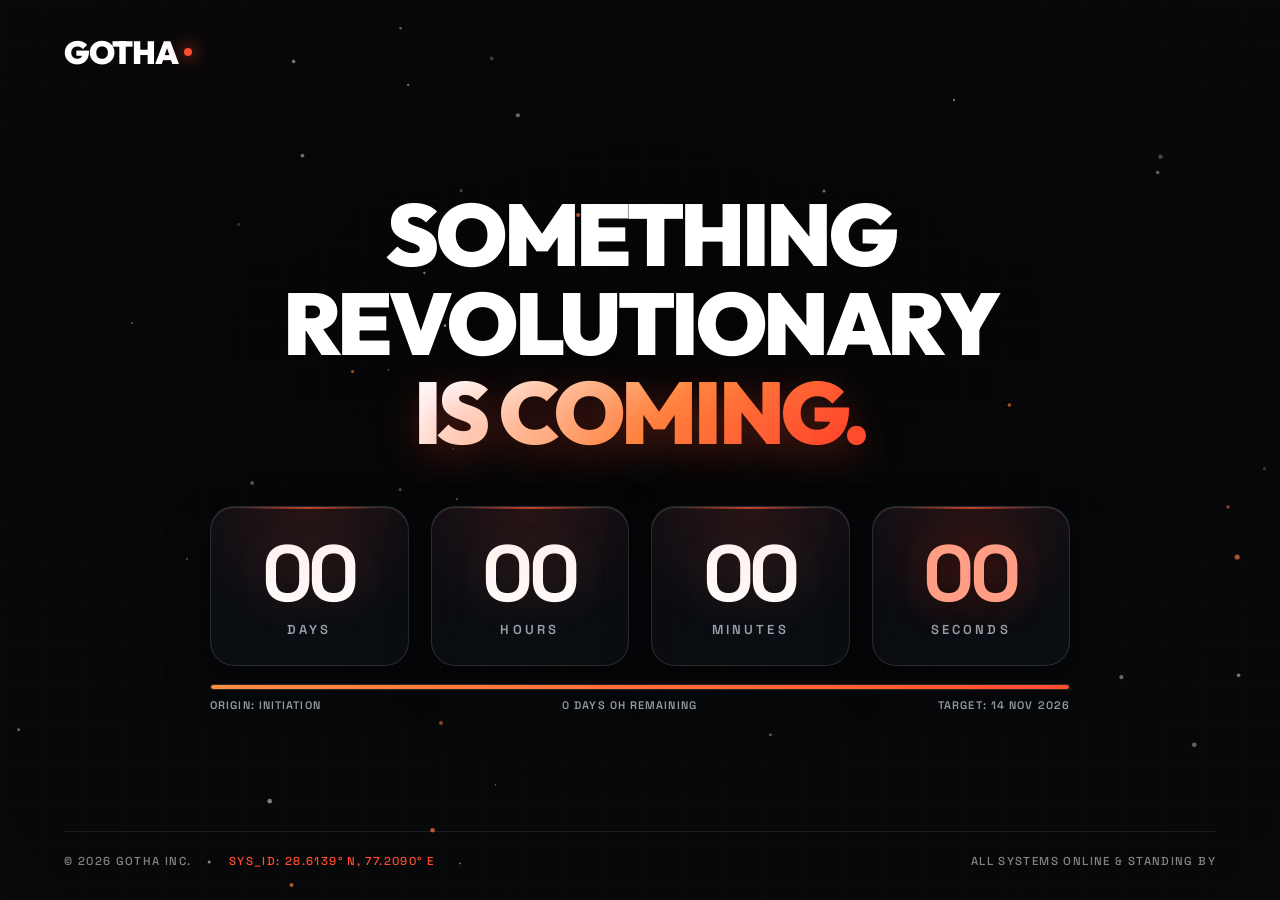
<file: index.html>
<!DOCTYPE html>
<html lang="en">
<head>
  <meta charset="UTF-8">
  <meta name="viewport" content="width=device-width, initial-scale=1, viewport-fit=cover">
  <title>GOTHA — Something Revolutionary is Coming (30-Day Countdown)</title>
  <meta name="description" content="GOTHA is launching soon. 30 days remaining until the reveal of next-generation logistics and supply chain intelligence.">
  <link rel="icon" type="image/svg+xml" href="./favicon.svg">
  <link rel="preload" as="video" type="video/mp4" href="./bg%20video.mp4">
  <link rel="preconnect" href="https://fonts.googleapis.com">
  <link rel="preconnect" href="https://fonts.gstatic.com" crossorigin>
  <link href="https://fonts.googleapis.com/css2?family=Outfit:wght@300;400;500;600;700;800;900&family=Space+Grotesk:wght@400;500;600;700&display=swap" rel="stylesheet">

  <style>
    :root {
      --bg: #07080a;
      --surface: rgba(18, 20, 26, 0.65);
      --surface-border: rgba(255, 255, 255, 0.1);
      --surface-hover: rgba(255, 255, 255, 0.16);
      --accent: #ff4d2e;
      --accent-glow: rgba(255, 77, 46, 0.4);
      --accent-warm: #ff8c42;
      --cream: #fbf9f4;
      --muted: #9ba0aa;
      --text: #f0f2f5;
      --font-main: 'Outfit', -apple-system, BlinkMacSystemFont, 'Segoe UI', Roboto, sans-serif;
      --font-mono: 'Space Grotesk', ui-monospace, SFMono-Regular, monospace;
    }

    * {
      box-sizing: border-box;
      margin: 0;
      padding: 0;
    }

    html, body {
      height: 100%;
      background: var(--bg);
      color: var(--text);
      font-family: var(--font-main);
      overflow-x: hidden;
      -webkit-font-smoothing: antialiased;
      -moz-osx-font-smoothing: grayscale;
    }

    /* Fullscreen Viewport & Background Video */
    .viewport {
      position: fixed;
      inset: 0;
      width: 100%;
      height: 100%;
      overflow: hidden;
      z-index: 0;
    }

    video.bg-video {
      position: absolute;
      inset: 0;
      width: 100%;
      height: 100%;
      object-fit: cover;
      object-position: center;
      background: var(--bg);
      transform: scale(1.03);
      filter: brightness(0.65) contrast(1.1);
      animation: subtlePan 30s ease-in-out infinite alternate;
    }

    @keyframes subtlePan {
      from { transform: scale(1.03); }
      to { transform: scale(1.08); }
    }

    /* Atmospheric cinematic overlays */
    .cinematic-tint {
      position: absolute;
      inset: 0;
      background: radial-gradient(circle at 50% 45%, rgba(7, 8, 10, 0.45) 0%, rgba(7, 8, 10, 0.85) 75%, #07080a 100%),
                  linear-gradient(to bottom, rgba(7, 8, 10, 0.6) 0%, transparent 35%, rgba(7, 8, 10, 0.75) 70%, #07080a 100%);
      pointer-events: none;
      z-index: 1;
    }

    .scanline-grid {
      position: absolute;
      inset: 0;
      background: linear-gradient(rgba(255, 255, 255, 0.015) 1px, transparent 1px),
                  linear-gradient(90deg, rgba(255, 255, 255, 0.015) 1px, transparent 1px);
      background-size: 40px 40px;
      pointer-events: none;
      opacity: 0.6;
      z-index: 2;
    }

    canvas#particle-canvas {
      position: absolute;
      inset: 0;
      width: 100%;
      height: 100%;
      pointer-events: none;
      z-index: 3;
    }

    /* Main Container & Page Layout */
    .page-container {
      position: relative;
      z-index: 10;
      min-height: 100vh;
      display: flex;
      flex-direction: column;
      justify-content: space-between;
      padding: clamp(20px, 3.5vh, 40px) clamp(20px, 5vw, 64px);
      max-width: 1400px;
      margin: 0 auto;
    }

    /* Header Nav */
    header.site-header {
      display: flex;
      align-items: center;
      justify-content: space-between;
      gap: 20px;
      width: 100%;
      animation: fadeInDown 0.9s cubic-bezier(0.16, 1, 0.3, 1) both;
    }

    .brand {
      display: flex;
      align-items: center;
      gap: 4px;
      font-size: clamp(24px, 2.5vw, 32px);
      font-weight: 900;
      letter-spacing: -0.04em;
      color: #fff;
      text-decoration: none;
    }

    .brand-dot {
      display: inline-block;
      width: 8px;
      height: 8px;
      background: var(--accent);
      border-radius: 50%;
      box-shadow: 0 0 16px var(--accent), 0 0 30px var(--accent);
      animation: pulseDot 2s ease-in-out infinite;
      margin-left: 2px;
    }

    @keyframes pulseDot {
      0%, 100% { transform: scale(1); opacity: 0.9; }
      50% { transform: scale(1.4); opacity: 1; filter: brightness(1.3); }
    }

    /* Main Content Stage */
    main.hero-stage {
      display: flex;
      flex-direction: column;
      align-items: center;
      justify-content: center;
      text-align: center;
      max-width: 960px;
      margin: auto;
      width: 100%;
      padding-block: clamp(24px, 4vh, 48px);
    }

    /* Headline */
    h1.hero-title {
      font-size: clamp(42px, 6.8vw, 88px);
      font-weight: 900;
      line-height: 1.02;
      letter-spacing: -0.04em;
      color: #fff;
      text-transform: uppercase;
      margin-bottom: clamp(36px, 5.5vh, 64px);
      animation: fadeInUp 0.9s cubic-bezier(0.16, 1, 0.3, 1) 0.15s both;
    }

    .hero-title .gradient-text {
      display: inline-block;
      background: linear-gradient(135deg, #ffffff 10%, #ff8c42 55%, #ff4d2e 90%);
      -webkit-background-clip: text;
      -webkit-text-fill-color: transparent;
      text-shadow: 0 10px 40px rgba(255, 77, 46, 0.3);
    }

    /* Countdown Grid */
    .countdown-wrapper {
      width: 100%;
      max-width: 860px;
      margin-bottom: 0;
      animation: fadeInUp 0.9s cubic-bezier(0.16, 1, 0.3, 1) 0.3s both;
    }

    .countdown-grid {
      display: grid;
      grid-template-columns: repeat(4, 1fr);
      gap: clamp(10px, 2vw, 22px);
      width: 100%;
    }

    .countdown-card {
      position: relative;
      background: rgba(14, 17, 24, 0.68);
      border: 1px solid rgba(255, 255, 255, 0.12);
      border-radius: clamp(16px, 2.2vw, 24px);
      padding: clamp(20px, 3vh, 36px) clamp(10px, 1.5vw, 20px);
      backdrop-filter: blur(24px);
      -webkit-backdrop-filter: blur(24px);
      display: flex;
      flex-direction: column;
      align-items: center;
      justify-content: center;
      box-shadow: 0 16px 40px rgba(0, 0, 0, 0.5), inset 0 1px 1px rgba(255, 255, 255, 0.15);
      transition: transform 0.3s cubic-bezier(0.16, 1, 0.3, 1), border-color 0.3s ease, box-shadow 0.3s ease;
      overflow: hidden;
    }

    .countdown-card::before {
      content: '';
      position: absolute;
      inset: 0;
      background: radial-gradient(circle at 50% 0%, rgba(255, 77, 46, 0.12) 0%, transparent 70%);
      pointer-events: none;
    }

    .countdown-card:hover {
      transform: translateY(-4px) scale(1.02);
      border-color: rgba(255, 77, 46, 0.45);
      box-shadow: 0 20px 50px rgba(0, 0, 0, 0.6), 0 0 30px rgba(255, 77, 46, 0.2);
    }

    .countdown-card .card-glow-line {
      position: absolute;
      top: 0;
      left: 15%;
      right: 15%;
      height: 2px;
      background: linear-gradient(90deg, transparent, var(--accent), transparent);
      opacity: 0.7;
    }

    .countdown-number {
      font-family: var(--font-mono);
      font-size: clamp(40px, 6.2vw, 82px);
      font-weight: 700;
      line-height: 1;
      letter-spacing: -0.03em;
      color: #ffffff;
      text-shadow: 0 4px 24px rgba(0, 0, 0, 0.8), 0 0 40px rgba(255, 255, 255, 0.15);
      margin-bottom: 8px;
      font-variant-numeric: tabular-nums;
      display: inline-block;
      transition: transform 0.18s ease-out;
    }

    .countdown-card.card-seconds .countdown-number {
      color: #ff9d85;
      text-shadow: 0 4px 24px rgba(0, 0, 0, 0.8), 0 0 35px var(--accent-glow);
    }

    .countdown-label {
      font-family: var(--font-mono);
      font-size: clamp(10px, 1.1vw, 13px);
      font-weight: 600;
      letter-spacing: 0.24em;
      text-transform: uppercase;
      color: var(--muted);
    }

    /* Progress bar */
    .timeline-bar {
      margin-top: 18px;
      width: 100%;
      background: rgba(255, 255, 255, 0.06);
      border-radius: 100px;
      height: 6px;
      overflow: hidden;
      position: relative;
      border: 1px solid rgba(255, 255, 255, 0.08);
    }

    .timeline-progress {
      height: 100%;
      width: 72%;
      background: linear-gradient(90deg, var(--accent-warm), var(--accent));
      border-radius: 100px;
      box-shadow: 0 0 14px var(--accent);
      position: relative;
      animation: progressPulse 3s ease-in-out infinite alternate;
    }

    @keyframes progressPulse {
      from { filter: brightness(1); }
      to { filter: brightness(1.3); }
    }

    .timeline-meta {
      display: flex;
      justify-content: space-between;
      align-items: center;
      margin-top: 8px;
      font-family: var(--font-mono);
      font-size: 11px;
      font-weight: 600;
      letter-spacing: 0.1em;
      color: var(--muted);
      text-transform: uppercase;
    }

    /* Footer */
    footer.site-footer {
      display: flex;
      align-items: center;
      justify-content: space-between;
      gap: 16px;
      width: 100%;
      padding-top: clamp(16px, 2.5vh, 28px);
      border-top: 1px solid rgba(255, 255, 255, 0.08);
      font-family: var(--font-mono);
      font-size: 11.5px;
      font-weight: 500;
      letter-spacing: 0.12em;
      color: rgba(255, 255, 255, 0.5);
      text-transform: uppercase;
      animation: fadeInUp 0.9s cubic-bezier(0.16, 1, 0.3, 1) 0.65s both;
    }

    .footer-left {
      display: flex;
      align-items: center;
      gap: 16px;
    }

    .footer-coord {
      color: var(--accent);
    }

    /* Keyframes */
    @keyframes fadeInUp {
      from {
        opacity: 0;
        transform: translateY(24px);
      }
      to {
        opacity: 1;
        transform: translateY(0);
      }
    }

    @keyframes fadeInDown {
      from {
        opacity: 0;
        transform: translateY(-20px);
      }
      to {
        opacity: 1;
        transform: translateY(0);
      }
    }

    @keyframes fadeIn {
      from { opacity: 0; transform: scale(0.96); }
      to { opacity: 1; transform: scale(1); }
    }

    /* Responsive Queries */
    @media (max-width: 768px) {
      .page-container {
        padding: 20px 18px;
      }

      .countdown-grid {
        gap: 10px;
      }

      .countdown-card {
        padding: 20px 8px;
        border-radius: 14px;
      }

      .countdown-number {
        font-size: 38px;
      }

      .countdown-label {
        font-size: 9.5px;
        letter-spacing: 0.16em;
      }

      footer.site-footer {
        flex-direction: column;
        text-align: center;
        gap: 8px;
      }
    }

    @media (max-width: 480px) {
      .countdown-number {
        font-size: 32px;
      }
    }
  </style>
</head>
<body>
  <!-- Cinematic Fullscreen Video Background -->
  <div class="viewport" aria-hidden="true">
    <video class="bg-video" autoplay muted loop playsinline disablepictureinpicture aria-label="GOTHA Background Video" src="./bg%20video.mp4">
      <source src="./bg%20video.mp4" type="video/mp4">
      <source src="./bg video.mp4" type="video/mp4">
    </video>
    <div class="cinematic-tint"></div>
    <div class="scanline-grid"></div>
    <canvas id="particle-canvas"></canvas>
  </div>

  <!-- Page Interface -->
  <div class="page-container">
    <!-- Header -->
    <header class="site-header">
      <a href="#" class="brand" aria-label="GOTHA Home">
        GOTHA<span class="brand-dot"></span>
      </a>
    </header>

    <!-- Main Stage -->
    <main class="hero-stage">
      <h1 class="hero-title">
        SOMETHING REVOLUTIONARY<br>
        <span class="gradient-text">IS COMING.</span>
      </h1>

      <!-- 30-Day Countdown Cards -->
      <div class="countdown-wrapper" role="timer" aria-label="30 days countdown until launch">
        <div class="countdown-grid">
          <div class="countdown-card">
            <div class="card-glow-line"></div>
            <span class="countdown-number" id="days">30</span>
            <span class="countdown-label">DAYS</span>
          </div>
          <div class="countdown-card">
            <div class="card-glow-line"></div>
            <span class="countdown-number" id="hours">00</span>
            <span class="countdown-label">HOURS</span>
          </div>
          <div class="countdown-card">
            <div class="card-glow-line"></div>
            <span class="countdown-number" id="minutes">00</span>
            <span class="countdown-label">MINUTES</span>
          </div>
          <div class="countdown-card card-seconds">
            <div class="card-glow-line"></div>
            <span class="countdown-number" id="seconds">00</span>
            <span class="countdown-label">SECONDS</span>
          </div>
        </div>

        <!-- Timeline Progress Indicator -->
        <div class="timeline-bar">
          <div class="timeline-progress" id="progress-bar"></div>
        </div>
        <div class="timeline-meta">
          <span>ORIGIN: INITIATION</span>
          <span id="meta-remaining">30 DAYS REMAINING</span>
          <span>TARGET: 14 NOV 2026</span>
        </div>
      </div>
    </main>

    <!-- Footer -->
    <footer class="site-footer">
      <div class="footer-left">
        <span>© 2026 GOTHA INC.</span>
        <span>•</span>
        <span class="footer-coord">SYS_ID: 28.6139° N, 77.2090° E</span>
      </div>
      <div>
        <span>ALL SYSTEMS ONLINE & STANDING BY</span>
      </div>
    </footer>
  </div>

  <script>
    // 30-Day Countdown logic targeting 14 November 2026, 3:00 PM IST
    const launchTarget = new Date('2026-11-14T15:00:00+05:30');
    const startAnchor = new Date('2026-10-14T15:00:00+05:30'); // 31 days total window

    const daysEl = document.getElementById('days');
    const hoursEl = document.getElementById('hours');
    const minutesEl = document.getElementById('minutes');
    const secondsEl = document.getElementById('seconds');
    const progressBar = document.getElementById('progress-bar');
    const metaRemaining = document.getElementById('meta-remaining');

    function updateCountdown() {
      const now = new Date();
      const diff = Math.max(0, launchTarget.getTime() - now.getTime());
      const totalSeconds = Math.floor(diff / 1000);

      const days = Math.floor(totalSeconds / 86400);
      const hours = Math.floor((totalSeconds % 86400) / 3600);
      const minutes = Math.floor((totalSeconds % 3600) / 60);
      const seconds = totalSeconds % 60;

      daysEl.textContent = String(days).padStart(2, '0');
      hoursEl.textContent = String(hours).padStart(2, '0');
      minutesEl.textContent = String(minutes).padStart(2, '0');
      secondsEl.textContent = String(seconds).padStart(2, '0');

      // Micro-animation on second change
      secondsEl.style.transform = 'scale(1.08)';
      setTimeout(() => { secondsEl.style.transform = 'scale(1)'; }, 150);

      // Calculate progress percentage
      const totalSpan = launchTarget.getTime() - startAnchor.getTime();
      const elapsed = Math.max(0, now.getTime() - startAnchor.getTime());
      const percent = Math.min(100, Math.max(5, (elapsed / totalSpan) * 100));
      if (progressBar) progressBar.style.width = percent.toFixed(1) + '%';
      if (metaRemaining) metaRemaining.textContent = `${days} DAYS ${hours}H REMAINING`;
    }

    setInterval(updateCountdown, 1000);
    updateCountdown();

    // Floating Dust & Ember Canvas Animation
    const canvas = document.getElementById('particle-canvas');
    if (canvas) {
      const ctx = canvas.getContext('2d');
      let width, height;
      const particles = [];
      const particleCount = 45;

      function resize() {
        width = canvas.width = window.innerWidth;
        height = canvas.height = window.innerHeight;
      }

      window.addEventListener('resize', resize);
      resize();

      class Particle {
        constructor() {
          this.reset(true);
        }
        reset(initial = false) {
          this.x = Math.random() * width;
          this.y = initial ? Math.random() * height : height + 10;
          this.size = Math.random() * 2 + 0.6;
          this.speedY = Math.random() * 0.45 + 0.15;
          this.speedX = (Math.random() - 0.5) * 0.35;
          this.opacity = Math.random() * 0.5 + 0.2;
          this.isWarm = Math.random() > 0.65;
        }
        update() {
          this.y -= this.speedY;
          this.x += this.speedX;
          if (this.y < -10) this.reset();
        }
        draw() {
          ctx.beginPath();
          ctx.arc(this.x, this.y, this.size, 0, Math.PI * 2);
          ctx.fillStyle = this.isWarm 
            ? `rgba(255, 120, 60, ${this.opacity})` 
            : `rgba(255, 255, 255, ${this.opacity * 0.7})`;
          ctx.fill();
        }
      }

      for (let i = 0; i < particleCount; i++) {
        particles.push(new Particle());
      }

      function animate() {
        ctx.clearRect(0, 0, width, height);
        particles.forEach(p => {
          p.update();
          p.draw();
        });
        requestAnimationFrame(animate);
      }
      animate();
    }
  </script>
</body>
</html>
</file>
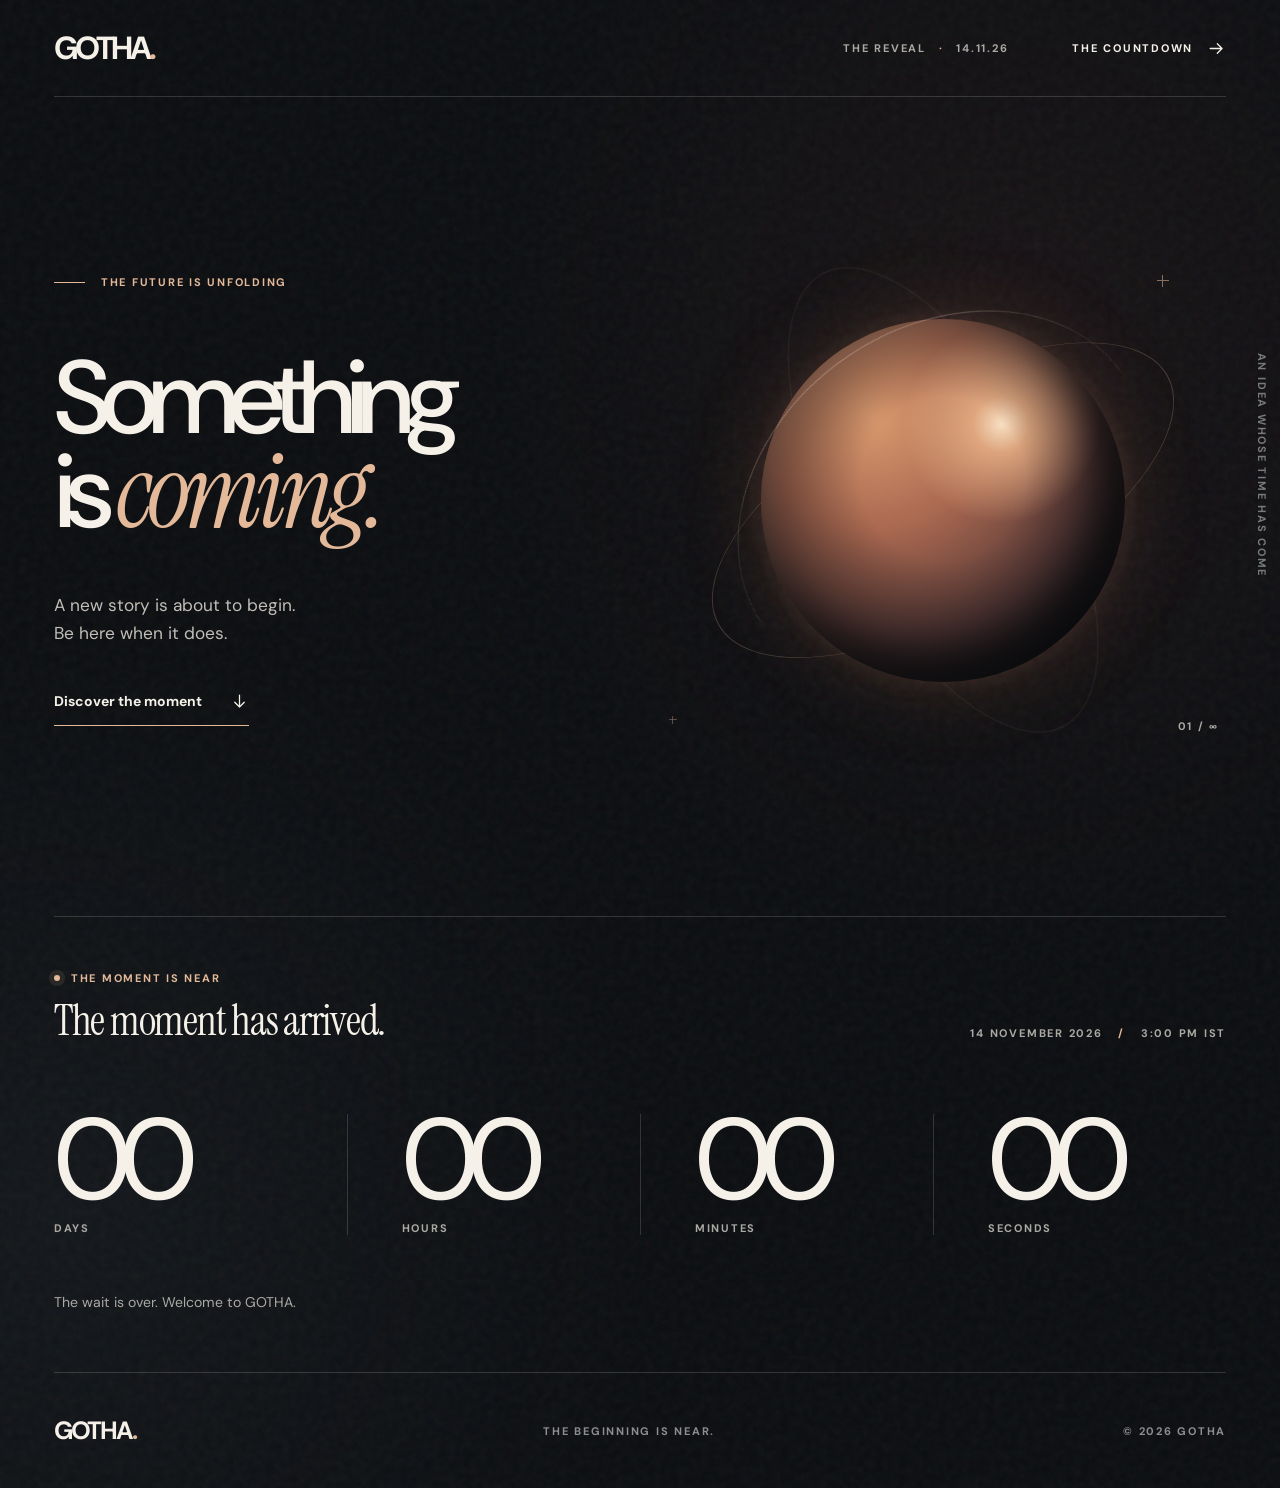
<file: index.countdown-backup.html>
<!doctype html>
<html lang="en">
  <head>
    <meta charset="UTF-8" />
    <meta name="viewport" content="width=device-width, initial-scale=1" />
    <meta name="theme-color" content="#0b0d10" />
    <meta name="description" content="Something is coming. The GOTHA reveal begins November 14, 2026 at 3:00 PM IST." />
    <meta property="og:type" content="website" />
    <meta property="og:title" content="GOTHA — Something is coming" />
    <meta property="og:description" content="The wait is almost over. Join us for the reveal on November 14, 2026." />
    <link rel="icon" type="image/svg+xml" href="./favicon.svg" />
    <link rel="preconnect" href="https://fonts.googleapis.com" />
    <link rel="preconnect" href="https://fonts.gstatic.com" crossorigin />
    <link href="https://fonts.googleapis.com/css2?family=DM+Sans:wght@400;500;600;700&family=Instrument+Serif:ital@0;1&display=swap" rel="stylesheet" />
    <link rel="stylesheet" href="./styles.css" />
    <script type="module" src="./main.js"></script>
    <title>GOTHA — Something is coming</title>
  </head>
  <body>
    <div class="page-shell">
      <header class="site-header wrap">
        <a class="wordmark" href="#top" aria-label="GOTHA, back to top">GOTHA<span class="wordmark-dot">.</span></a>
        <div class="header-right">
          <span class="header-date">THE REVEAL <span aria-hidden="true">·</span> 14.11.26</span>
          <a class="header-link" href="#countdown" aria-label="Go to launch countdown">
            <span>THE COUNTDOWN</span>
            <svg viewBox="0 0 24 24" aria-hidden="true"><path d="M4 12h15m-6-6 6 6-6 6" /></svg>
          </a>
        </div>
      </header>

      <main id="top">
        <section class="hero wrap" aria-labelledby="hero-title">
          <div class="hero-copy">
            <p class="eyebrow"><span class="eyebrow-line" aria-hidden="true"></span> THE FUTURE IS UNFOLDING</p>
            <h1 id="hero-title">Something<br />is <em>coming.</em></h1>
            <p class="hero-intro">A new story is about to begin.<br />Be here when it does.</p>
            <a class="text-link" href="#countdown">
              <span>Discover the moment</span>
              <svg viewBox="0 0 24 24" aria-hidden="true"><path d="M12 4v15m-6-6 6 6 6-6" /></svg>
            </a>
          </div>

          <div class="hero-art" aria-hidden="true">
            <div class="art-glow"></div>
            <div class="art-ring art-ring-one"></div>
            <div class="art-ring art-ring-two"></div>
            <div class="art-core"></div>
            <div class="art-shine"></div>
            <div class="art-cross art-cross-top"></div>
            <div class="art-cross art-cross-bottom"></div>
            <span class="art-index">01 / ∞</span>
          </div>

          <span class="hero-side-note" aria-hidden="true">AN IDEA WHOSE TIME HAS COME</span>
        </section>

        <section class="countdown-section wrap" id="countdown" aria-labelledby="countdown-title">
          <div class="countdown-heading">
            <div>
              <p class="section-kicker"><span class="pulse" aria-hidden="true"></span> THE MOMENT IS NEAR</p>
              <h2 id="countdown-title">Until everything changes.</h2>
            </div>
            <p class="countdown-date">14 NOVEMBER 2026 <span aria-hidden="true">/</span> 3:00 PM IST</p>
          </div>

          <div class="countdown-grid" role="timer" aria-label="Time until GOTHA launches">
            <div class="countdown-unit"><span class="countdown-number" id="days">31</span><span class="countdown-label">DAYS</span></div>
            <div class="countdown-unit"><span class="countdown-number" id="hours">00</span><span class="countdown-label">HOURS</span></div>
            <div class="countdown-unit"><span class="countdown-number" id="minutes">00</span><span class="countdown-label">MINUTES</span></div>
            <div class="countdown-unit"><span class="countdown-number" id="seconds">00</span><span class="countdown-label">SECONDS</span></div>
          </div>

          <div class="countdown-bottom">
            <p class="countdown-note" id="launch-message">Good things take time. This one is worth the wait.</p>
            <button class="calendar-button" id="calendar-button" type="button">
              <span>Save the date</span>
              <svg viewBox="0 0 24 24" aria-hidden="true"><path d="M12 3v12m-5-5 5 5 5-5M4 17v3h16v-3" /></svg>
            </button>
          </div>
        </section>
      </main>

      <footer class="site-footer wrap">
        <span class="footer-wordmark">GOTHA<span>.</span></span>
        <span>THE BEGINNING IS NEAR.</span>
        <span>© 2026 GOTHA</span>
      </footer>
    </div>
  </body>
</html>
</file>
<file: styles.css>
:root {
  color-scheme: dark;
  --bg: #0b0d10;
  --ink: #f5f1e9;
  --muted: #aaa9a4;
  --line: rgba(245, 241, 233, .16);
  --accent: #e3b999;
  --accent-strong: #f5d5b7;
  --font-sans: 'DM Sans', Arial, sans-serif;
  --font-serif: 'Instrument Serif', Georgia, serif;
}

* { box-sizing: border-box; }

html { scroll-behavior: smooth; }

body {
  margin: 0;
  min-width: 320px;
  background: var(--bg);
  color: var(--ink);
  font-family: var(--font-sans);
  -webkit-font-smoothing: antialiased;
}

button, a { -webkit-tap-highlight-color: transparent; }

a { color: inherit; }

button { font: inherit; }

button:focus-visible, a:focus-visible {
  outline: 2px solid var(--accent-strong);
  outline-offset: 5px;
}

[hidden] { display: none !important; }

.page-shell {
  position: relative;
  min-height: 100svh;
  overflow: hidden;
  isolation: isolate;
  background:
    radial-gradient(ellipse at 79% 24%, rgba(65, 39, 39, .25) 0, transparent 36%),
    radial-gradient(ellipse at 4% 82%, rgba(36, 43, 49, .32) 0, transparent 34%),
    var(--bg);
}

.page-shell::before {
  content: '';
  position: absolute;
  inset: 0;
  z-index: -1;
  pointer-events: none;
  opacity: .11;
  background-image: url("data:image/svg+xml,%3Csvg viewBox='0 0 180 180' xmlns='http://www.w3.org/2000/svg'%3E%3Cfilter id='n'%3E%3CfeTurbulence type='fractalNoise' baseFrequency='.9' numOctaves='3' stitchTiles='stitch'/%3E%3C/filter%3E%3Crect width='100%25' height='100%25' filter='url(%23n)' opacity='.45'/%3E%3C/svg%3E");
}

.wrap {
  width: min(100% - clamp(40px, 8.4vw, 200px), 2240px);
  margin-inline: auto;
}

.site-header {
  min-height: clamp(88px, 7.6vw, 138px);
  display: flex;
  align-items: center;
  justify-content: space-between;
  gap: 24px;
  border-bottom: 1px solid var(--line);
}

.wordmark, .footer-wordmark {
  font-size: clamp(28px, 2.5vw, 42px);
  font-weight: 700;
  letter-spacing: -.095em;
  line-height: 1;
  text-decoration: none;
}

.wordmark-dot, .footer-wordmark span { color: var(--accent); }

.header-right { display: flex; align-items: center; gap: clamp(30px, 5vw, 90px); }

.header-date, .header-link, .section-kicker, .eyebrow, .countdown-date, .countdown-label,
.site-footer, .hero-side-note, .art-index {
  font-size: 11px;
  font-weight: 700;
  letter-spacing: .16em;
}

.header-date { color: var(--muted); white-space: nowrap; }
.header-date span { margin-inline: 8px; color: var(--accent); }

.header-link {
  display: inline-flex;
  align-items: center;
  gap: 14px;
  min-height: 48px;
  text-decoration: none;
  white-space: nowrap;
  transition: color .2s ease;
}

.header-link:hover, .text-link:hover { color: var(--accent-strong); }

.header-link svg, .text-link svg, .calendar-button svg {
  width: 19px;
  height: 19px;
  flex: none;
  fill: none;
  stroke: currentColor;
  stroke-width: 1.6;
  stroke-linecap: round;
  stroke-linejoin: round;
}

.hero {
  position: relative;
  display: grid;
  grid-template-columns: minmax(0, 1.08fr) minmax(0, .92fr);
  align-items: center;
  min-height: clamp(580px, 54vw, 850px);
  padding-block: clamp(64px, 7vw, 124px) clamp(80px, 8vw, 144px);
}

.hero-copy { position: relative; z-index: 2; }

.eyebrow {
  display: flex;
  align-items: center;
  gap: 16px;
  margin: 0 0 clamp(34px, 4.8vw, 74px);
  color: var(--accent);
  white-space: nowrap;
}

.eyebrow-line { width: 31px; height: 1px; background: currentColor; }

h1, h2, p { margin-top: 0; }

h1 {
  margin-bottom: clamp(32px, 4vw, 60px);
  font-size: clamp(75px, 8.1vw, 182px);
  font-weight: 500;
  letter-spacing: -.09em;
  line-height: .91;
  white-space: nowrap;
}

h1 em {
  color: var(--accent);
  font-family: var(--font-serif);
  font-weight: 400;
  letter-spacing: -.055em;
}

.hero-intro {
  margin-bottom: 30px;
  color: #c1beb8;
  font-size: clamp(16px, 1.35vw, 24px);
  font-weight: 400;
  line-height: 1.65;
}

.text-link {
  display: inline-flex;
  align-items: center;
  gap: 28px;
  min-height: 48px;
  font-size: 14px;
  font-weight: 700;
  text-decoration: none;
  border-bottom: 1px solid var(--accent);
  transition: color .2s ease, gap .2s ease;
}

.text-link:hover { gap: 34px; }

.hero-art {
  position: relative;
  z-index: 1;
  width: min(49vw, 900px);
  aspect-ratio: 1;
  margin-left: -5%;
  justify-self: center;
}

.art-glow {
  position: absolute;
  inset: 7%;
  border-radius: 50%;
  background: radial-gradient(circle, rgba(202, 132, 93, .15), transparent 62%);
  filter: blur(28px);
}

.art-ring {
  position: absolute;
  inset: 9%;
  border-radius: 50%;
  border: 1px solid rgba(227, 185, 153, .25);
}

.art-ring-one { transform: rotate(-29deg) scaleY(.43); }
.art-ring-two { transform: rotate(62deg) scaleY(.43); opacity: .53; }

.art-ring-one::before, .art-ring-two::before {
  content: '';
  position: absolute;
  left: 50%;
  top: -3px;
  width: 6px;
  height: 6px;
  border-radius: 50%;
  background: var(--accent-strong);
  box-shadow: 0 0 18px var(--accent);
}

.art-core {
  position: absolute;
  inset: 21%;
  border-radius: 50%;
  background:
    radial-gradient(circle at 66% 29%, rgba(255, 235, 205, .91) 0%, rgba(233, 178, 135, .83) 8%, transparent 28%),
    radial-gradient(circle at 31% 27%, #d9996e 0%, #a96850 31%, #513534 64%, #1b1d22 84%);
  box-shadow:
    inset -22px -26px 40px rgba(0, 0, 0, .72),
    inset 8px 8px 22px rgba(255, 226, 194, .12),
    0 0 26px rgba(231, 165, 121, .13),
    0 0 100px rgba(182, 103, 70, .12);
  animation: breathe 8s ease-in-out infinite alternate;
}

.art-core::after {
  content: '';
  position: absolute;
  inset: 0;
  border-radius: inherit;
  background: radial-gradient(circle at 50% 44%, transparent 30%, rgba(10, 12, 15, .6) 80%);
}

.art-shine {
  position: absolute;
  inset: 15%;
  border-radius: 50%;
  border-top: 1px solid rgba(255, 233, 213, .38);
  transform: rotate(-35deg) scaleY(.79);
  filter: blur(.2px);
}

.art-cross { position: absolute; width: 12px; height: 12px; opacity: .55; }
.art-cross::before, .art-cross::after { content: ''; position: absolute; background: var(--accent); }
.art-cross::before { width: 1px; height: 12px; left: 5px; }
.art-cross::after { width: 12px; height: 1px; top: 5px; }
.art-cross-top { top: 14%; right: 14%; }
.art-cross-bottom { bottom: 14%; left: 6%; transform: scale(.65); }

.art-index { position: absolute; right: 6%; bottom: 13%; color: var(--muted); }

.hero-side-note {
  position: absolute;
  right: -3%;
  top: 44%;
  color: #777b7d;
  transform: rotate(90deg) translateX(50%);
  transform-origin: right center;
  white-space: nowrap;
}

.countdown-section {
  position: relative;
  padding-block: clamp(38px, 4.2vw, 78px) clamp(42px, 4.6vw, 86px);
  border-top: 1px solid var(--line);
  border-bottom: 1px solid var(--line);
}

.countdown-heading, .countdown-bottom {
  display: flex;
  justify-content: space-between;
  align-items: end;
  gap: 24px;
}

.section-kicker {
  display: flex;
  align-items: center;
  gap: 11px;
  margin-bottom: 14px;
  color: var(--accent);
}

.pulse {
  width: 6px;
  height: 6px;
  border-radius: 50%;
  background: currentColor;
  box-shadow: 0 0 0 5px rgba(227, 185, 153, .1);
}

h2 {
  margin-bottom: 0;
  font-family: var(--font-serif);
  font-size: clamp(30px, 3.25vw, 66px);
  font-weight: 400;
  letter-spacing: -.03em;
  line-height: 1.08;
}

.countdown-date { margin-bottom: 4px; color: var(--muted); white-space: nowrap; }
.countdown-date span { margin-inline: 11px; color: var(--accent); }

.countdown-grid {
  display: grid;
  grid-template-columns: repeat(4, minmax(0, 1fr));
  margin-block: clamp(44px, 5.5vw, 100px) clamp(38px, 4.5vw, 80px);
}

.countdown-unit {
  display: flex;
  flex-direction: column;
  gap: clamp(12px, 1.1vw, 22px);
  padding-left: clamp(24px, 4.2vw, 82px);
  border-left: 1px solid var(--line);
}

.countdown-unit:first-child { padding-left: 0; border-left: 0; }

.countdown-number {
  font-size: clamp(76px, 9vw, 190px);
  font-weight: 400;
  letter-spacing: -.09em;
  line-height: .8;
  font-variant-numeric: tabular-nums;
}

.countdown-label { color: var(--muted); }

.countdown-bottom { align-items: center; }
.countdown-note { margin-bottom: 0; color: var(--muted); font-size: clamp(14px, 1.1vw, 18px); line-height: 1.5; }

.calendar-button {
  display: inline-flex;
  align-items: center;
  justify-content: space-between;
  gap: 40px;
  min-height: 58px;
  padding: 0 22px;
  border: 1px solid var(--accent);
  border-radius: 0;
  background: var(--accent);
  color: #171312;
  font-size: 13px;
  font-weight: 700;
  cursor: pointer;
  transition: background .2s ease, color .2s ease, transform .2s ease;
}

.calendar-button:hover { background: var(--accent-strong); transform: translateY(-2px); }
.calendar-button:active { transform: translateY(0); }

.site-footer {
  display: flex;
  align-items: center;
  justify-content: space-between;
  gap: 20px;
  min-height: clamp(100px, 9vw, 160px);
  color: #8d8e8e;
}

.footer-wordmark { color: var(--ink); font-size: 25px; letter-spacing: -.09em; }

@keyframes breathe {
  from { transform: scale(.985); }
  to { transform: scale(1.015); }
}

@media (min-width: 2000px) {
  .hero { min-height: 980px; }
  .hero-art { width: min(37vw, 1050px); }
}

@media (max-width: 1100px) {
  .hero { min-height: 620px; }
  h1 { font-size: clamp(68px, 8.6vw, 112px); }
  .hero-side-note { display: none; }
  .countdown-number { font-size: clamp(65px, 8.4vw, 112px); }
}

@media (max-width: 700px) {
  .wrap { width: min(100% - 40px, 560px); }
  .site-header { min-height: 78px; }
  .wordmark { font-size: 30px; }
  .header-date { display: none; }
  .header-link span { display: none; }
  .header-link { justify-content: center; width: 48px; }
  .header-link svg { width: 24px; height: 24px; }

  .hero {
    display: flex;
    flex-direction: column;
    align-items: stretch;
    min-height: auto;
    padding-block: 46px 32px;
  }

  .eyebrow { gap: 10px; margin-bottom: 22px; font-size: 10px; letter-spacing: .12em; }
  .eyebrow-line { width: 22px; }
  h1 { margin-bottom: 22px; font-size: clamp(58px, 13vw, 90px); line-height: .96; }
  .hero-intro { margin-bottom: 16px; font-size: 16px; line-height: 1.5; }
  .text-link { gap: 18px; font-size: 13px; }
  .hero-art { width: min(78vw, 350px); margin: -14px auto -58px; }

  .countdown-section { padding-block: 36px 34px; }
  .countdown-heading { display: block; }
  .section-kicker { font-size: 10px; }
  h2 { font-size: clamp(31px, 8.5vw, 48px); }
  .countdown-date { margin: 17px 0 0; font-size: 10px; }
  .countdown-grid { margin-block: 36px; }
  .countdown-unit { padding-left: clamp(11px, 3vw, 24px); gap: 12px; }
  .countdown-number { font-size: clamp(42px, 12vw, 72px); }
  .countdown-label { font-size: 9px; letter-spacing: .11em; }
  .countdown-bottom { align-items: stretch; flex-direction: column; gap: 22px; }
  .countdown-note { font-size: 14px; }
  .calendar-button { width: 100%; }

  .site-footer { min-height: 104px; flex-wrap: wrap; column-gap: 12px; row-gap: 6px; padding-block: 25px; font-size: 9px; }
  .site-footer > span:nth-child(2) { display: none; }
}

@media (max-width: 360px) {
  .wrap { width: calc(100% - 32px); }
  h1 { font-size: 55px; }
  .countdown-number { font-size: 39px; }
  .countdown-unit { padding-left: 9px; }
  .countdown-label { font-size: 8px; }
}

@media (prefers-reduced-motion: reduce) {
  html { scroll-behavior: auto; }
  *, *::before, *::after { animation-duration: .01ms !important; transition-duration: .01ms !important; }
}
</file>
